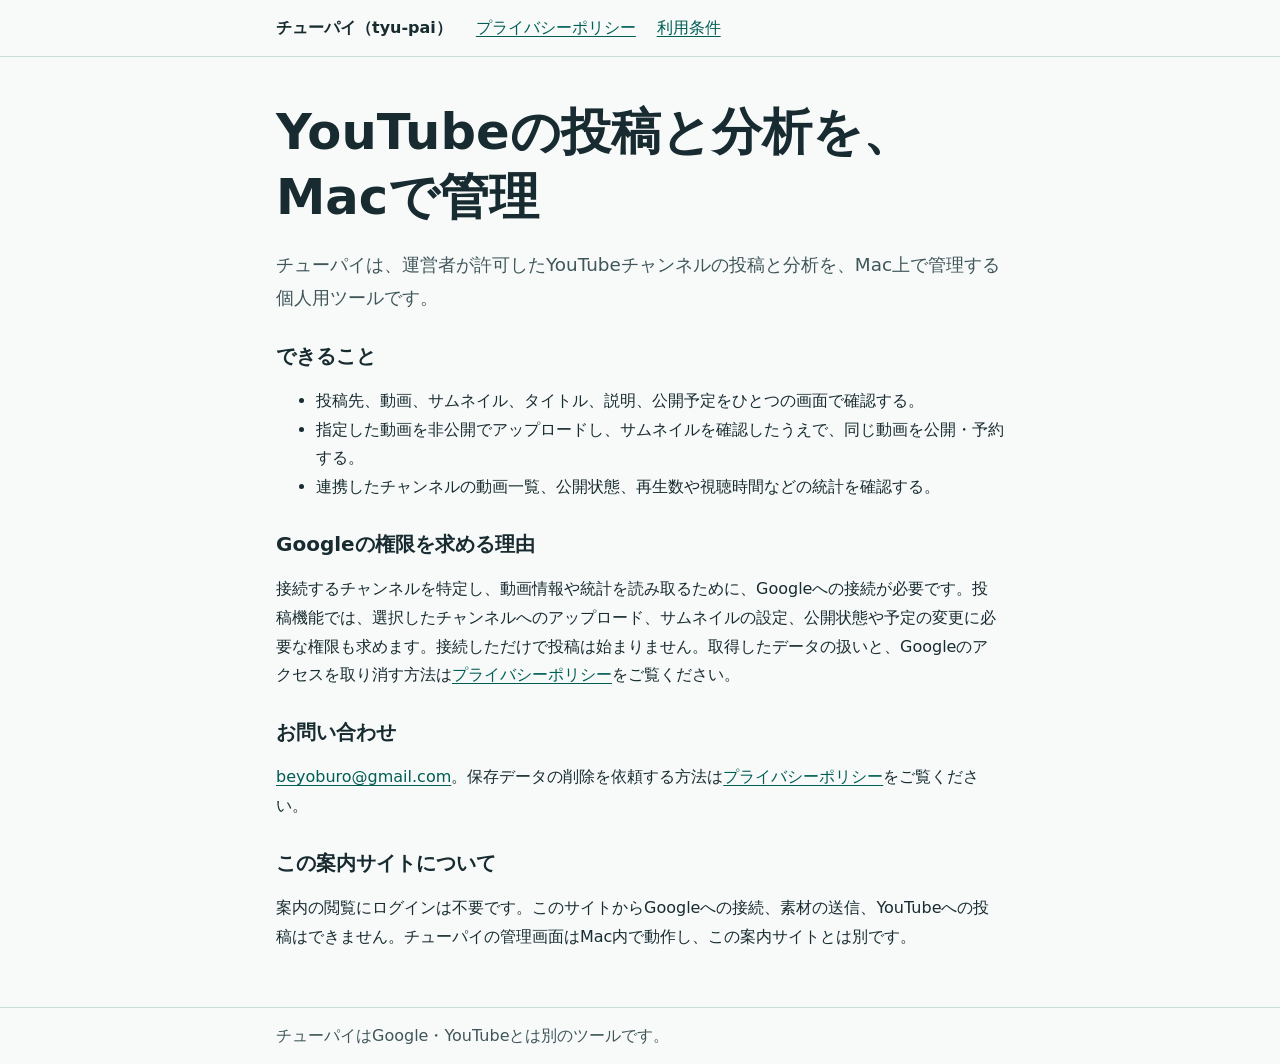
<file: index.html>
<!doctype html>
<html lang="ja">
<head>
<meta charset="utf-8">
<meta name="viewport" content="width=device-width, initial-scale=1">
<meta name="referrer" content="no-referrer">
<title>チューパイ（tyu-pai）｜YouTubeの投稿と分析管理</title>
<link rel="stylesheet" href="site.css">
</head>
<body>
<header><div class="wrap bar">
  <span class="brand">チューパイ（tyu-pai）</span>
  <nav aria-label="サイト案内"><a href="privacy.html">プライバシーポリシー</a><a href="terms.html">利用条件</a></nav>
</div></header>
<div class="wrap"><main>
  <h1>YouTubeの投稿と分析を、Macで管理</h1>
  <p class="lead">チューパイは、運営者が許可したYouTubeチャンネルの投稿と分析を、Mac上で管理する個人用ツールです。</p>
  <h2>できること</h2>
  <ul>
    <li>投稿先、動画、サムネイル、タイトル、説明、公開予定をひとつの画面で確認する。</li>
    <li>指定した動画を非公開でアップロードし、サムネイルを確認したうえで、同じ動画を公開・予約する。</li>
    <li>連携したチャンネルの動画一覧、公開状態、再生数や視聴時間などの統計を確認する。</li>
  </ul>
  <h2>Googleの権限を求める理由</h2>
  <p>接続するチャンネルを特定し、動画情報や統計を読み取るために、Googleへの接続が必要です。投稿機能では、選択したチャンネルへのアップロード、サムネイルの設定、公開状態や予定の変更に必要な権限も求めます。接続しただけで投稿は始まりません。取得したデータの扱いと、Googleのアクセスを取り消す方法は<a href="privacy.html">プライバシーポリシー</a>をご覧ください。</p>
  <h2>お問い合わせ</h2>
  <p><a href="mailto:beyoburo@gmail.com">beyoburo@gmail.com</a>。保存データの削除を依頼する方法は<a href="privacy.html">プライバシーポリシー</a>をご覧ください。</p>
  <h2>この案内サイトについて</h2>
  <p>案内の閲覧にログインは不要です。このサイトからGoogleへの接続、素材の送信、YouTubeへの投稿はできません。チューパイの管理画面はMac内で動作し、この案内サイトとは別です。</p>
</main></div>
<footer><div class="wrap">チューパイはGoogle・YouTubeとは別のツールです。</div></footer>
</body>
</html>
</file>
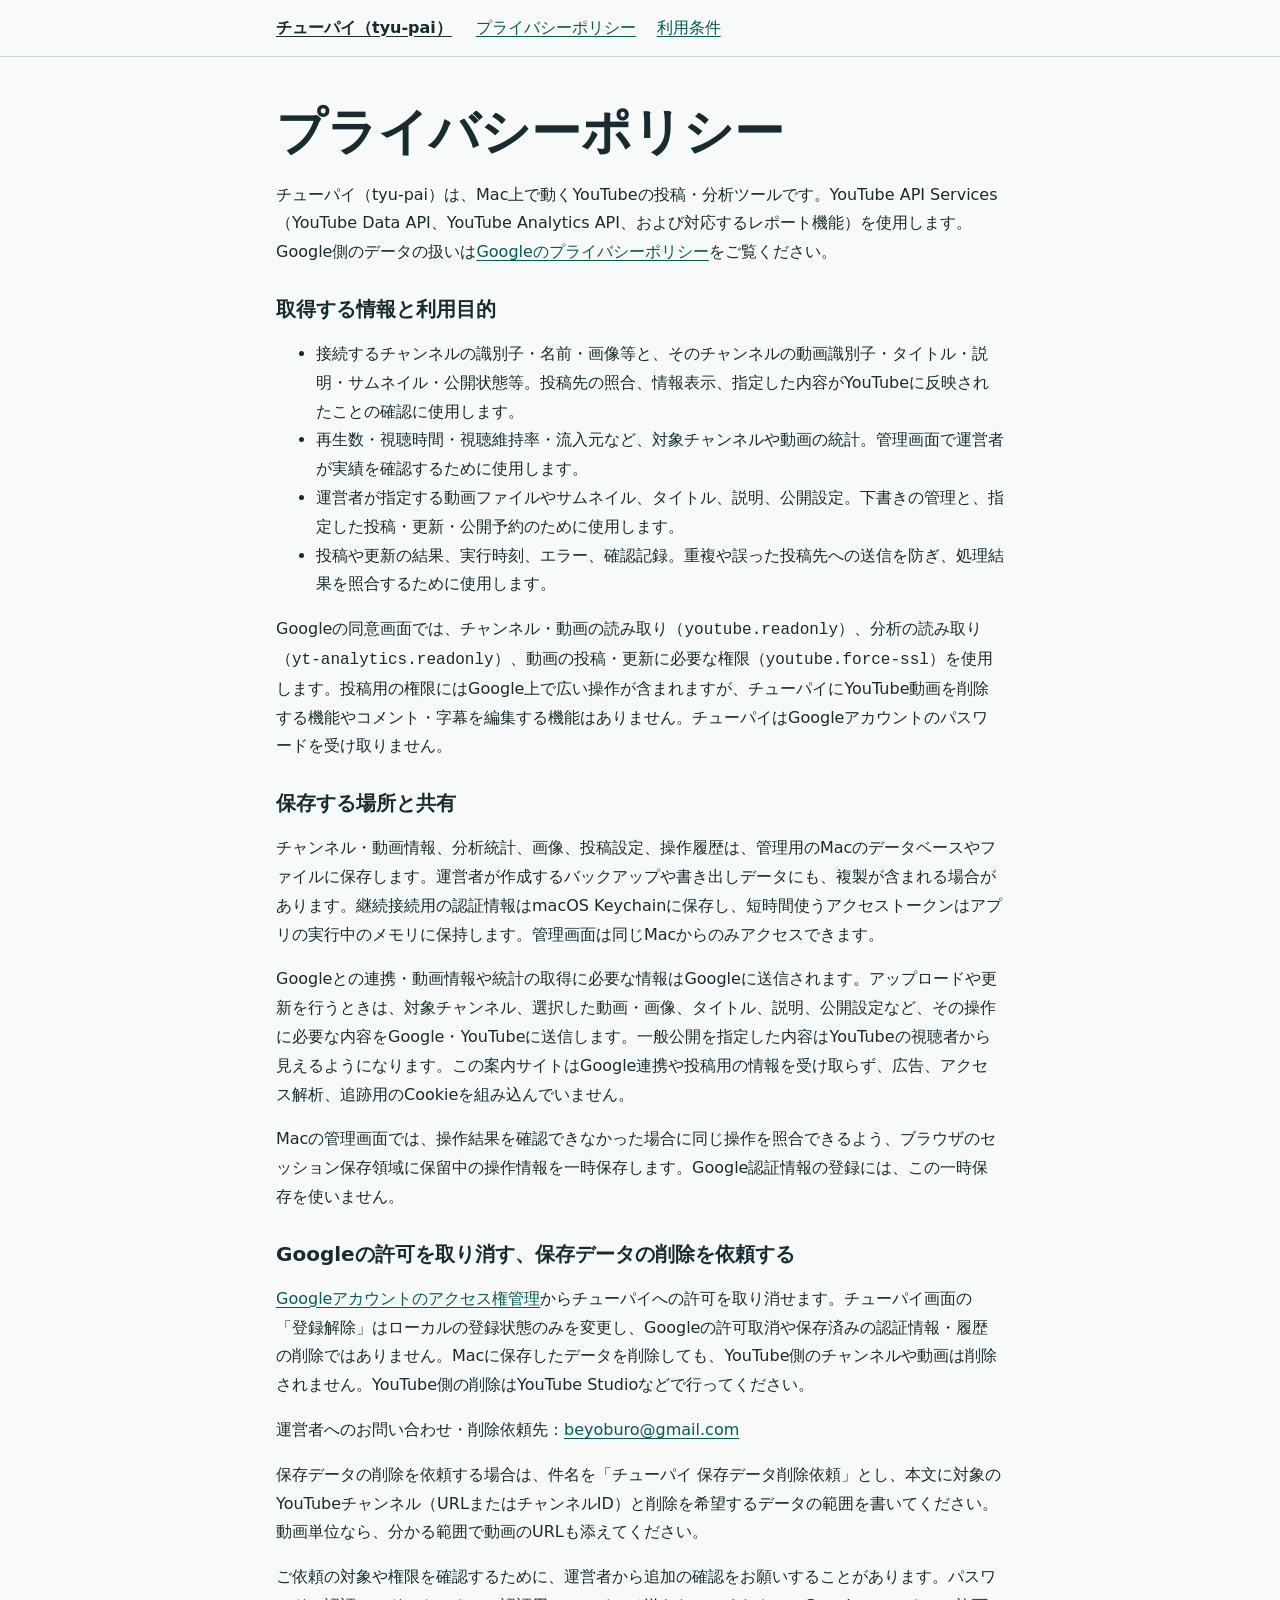
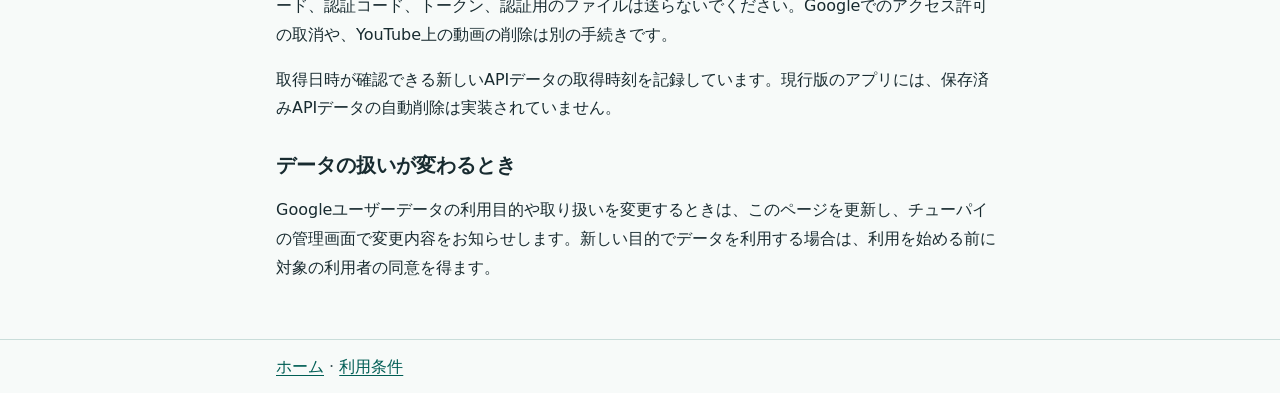
<file: privacy.html>
<!doctype html>
<html lang="ja">
<head>
<meta charset="utf-8">
<meta name="viewport" content="width=device-width, initial-scale=1">
<meta name="referrer" content="no-referrer">
<title>プライバシーポリシー｜チューパイ（tyu-pai）</title>
<link rel="stylesheet" href="site.css">
</head>
<body>
<header><div class="wrap bar">
  <a class="brand" href="index.html">チューパイ（tyu-pai）</a>
  <nav aria-label="サイト案内"><a href="privacy.html" aria-current="page">プライバシーポリシー</a><a href="terms.html">利用条件</a></nav>
</div></header>
<div class="wrap"><main>
  <h1>プライバシーポリシー</h1>
  <p>チューパイ（tyu-pai）は、Mac上で動くYouTubeの投稿・分析ツールです。YouTube API Services（YouTube Data API、YouTube Analytics API、および対応するレポート機能）を使用します。Google側のデータの扱いは<a href="https://policies.google.com/privacy">Googleのプライバシーポリシー</a>をご覧ください。</p>

  <h2>取得する情報と利用目的</h2>
  <ul>
    <li>接続するチャンネルの識別子・名前・画像等と、そのチャンネルの動画識別子・タイトル・説明・サムネイル・公開状態等。投稿先の照合、情報表示、指定した内容がYouTubeに反映されたことの確認に使用します。</li>
    <li>再生数・視聴時間・視聴維持率・流入元など、対象チャンネルや動画の統計。管理画面で運営者が実績を確認するために使用します。</li>
    <li>運営者が指定する動画ファイルやサムネイル、タイトル、説明、公開設定。下書きの管理と、指定した投稿・更新・公開予約のために使用します。</li>
    <li>投稿や更新の結果、実行時刻、エラー、確認記録。重複や誤った投稿先への送信を防ぎ、処理結果を照合するために使用します。</li>
  </ul>
  <p>Googleの同意画面では、チャンネル・動画の読み取り（<code>youtube.readonly</code>）、分析の読み取り（<code>yt-analytics.readonly</code>）、動画の投稿・更新に必要な権限（<code>youtube.force-ssl</code>）を使用します。投稿用の権限にはGoogle上で広い操作が含まれますが、チューパイにYouTube動画を削除する機能やコメント・字幕を編集する機能はありません。チューパイはGoogleアカウントのパスワードを受け取りません。</p>

  <h2>保存する場所と共有</h2>
  <p>チャンネル・動画情報、分析統計、画像、投稿設定、操作履歴は、管理用のMacのデータベースやファイルに保存します。運営者が作成するバックアップや書き出しデータにも、複製が含まれる場合があります。継続接続用の認証情報はmacOS Keychainに保存し、短時間使うアクセストークンはアプリの実行中のメモリに保持します。管理画面は同じMacからのみアクセスできます。</p>
  <p>Googleとの連携・動画情報や統計の取得に必要な情報はGoogleに送信されます。アップロードや更新を行うときは、対象チャンネル、選択した動画・画像、タイトル、説明、公開設定など、その操作に必要な内容をGoogle・YouTubeに送信します。一般公開を指定した内容はYouTubeの視聴者から見えるようになります。この案内サイトはGoogle連携や投稿用の情報を受け取らず、広告、アクセス解析、追跡用のCookieを組み込んでいません。</p>
  <p>Macの管理画面では、操作結果を確認できなかった場合に同じ操作を照合できるよう、ブラウザのセッション保存領域に保留中の操作情報を一時保存します。Google認証情報の登録には、この一時保存を使いません。</p>

  <h2>Googleの許可を取り消す、保存データの削除を依頼する</h2>
  <p><a href="https://security.google.com/settings/security/permissions">Googleアカウントのアクセス権管理</a>からチューパイへの許可を取り消せます。チューパイ画面の「登録解除」はローカルの登録状態のみを変更し、Googleの許可取消や保存済みの認証情報・履歴の削除ではありません。Macに保存したデータを削除しても、YouTube側のチャンネルや動画は削除されません。YouTube側の削除はYouTube Studioなどで行ってください。</p>
  <p>運営者へのお問い合わせ・削除依頼先：<a href="mailto:beyoburo@gmail.com">beyoburo@gmail.com</a></p>
  <p>保存データの削除を依頼する場合は、件名を「チューパイ 保存データ削除依頼」とし、本文に対象のYouTubeチャンネル（URLまたはチャンネルID）と削除を希望するデータの範囲を書いてください。動画単位なら、分かる範囲で動画のURLも添えてください。</p>
  <p>ご依頼の対象や権限を確認するために、運営者から追加の確認をお願いすることがあります。パスワード、認証コード、トークン、認証用のファイルは送らないでください。Googleでのアクセス許可の取消や、YouTube上の動画の削除は別の手続きです。</p>
  <p>取得日時が確認できる新しいAPIデータの取得時刻を記録しています。現行版のアプリには、保存済みAPIデータの自動削除は実装されていません。</p>

  <h2>データの扱いが変わるとき</h2>
  <p>Googleユーザーデータの利用目的や取り扱いを変更するときは、このページを更新し、チューパイの管理画面で変更内容をお知らせします。新しい目的でデータを利用する場合は、利用を始める前に対象の利用者の同意を得ます。</p>
</main></div>
<footer><div class="wrap"><a href="index.html">ホーム</a> · <a href="terms.html">利用条件</a></div></footer>
</body>
</html>
</file>
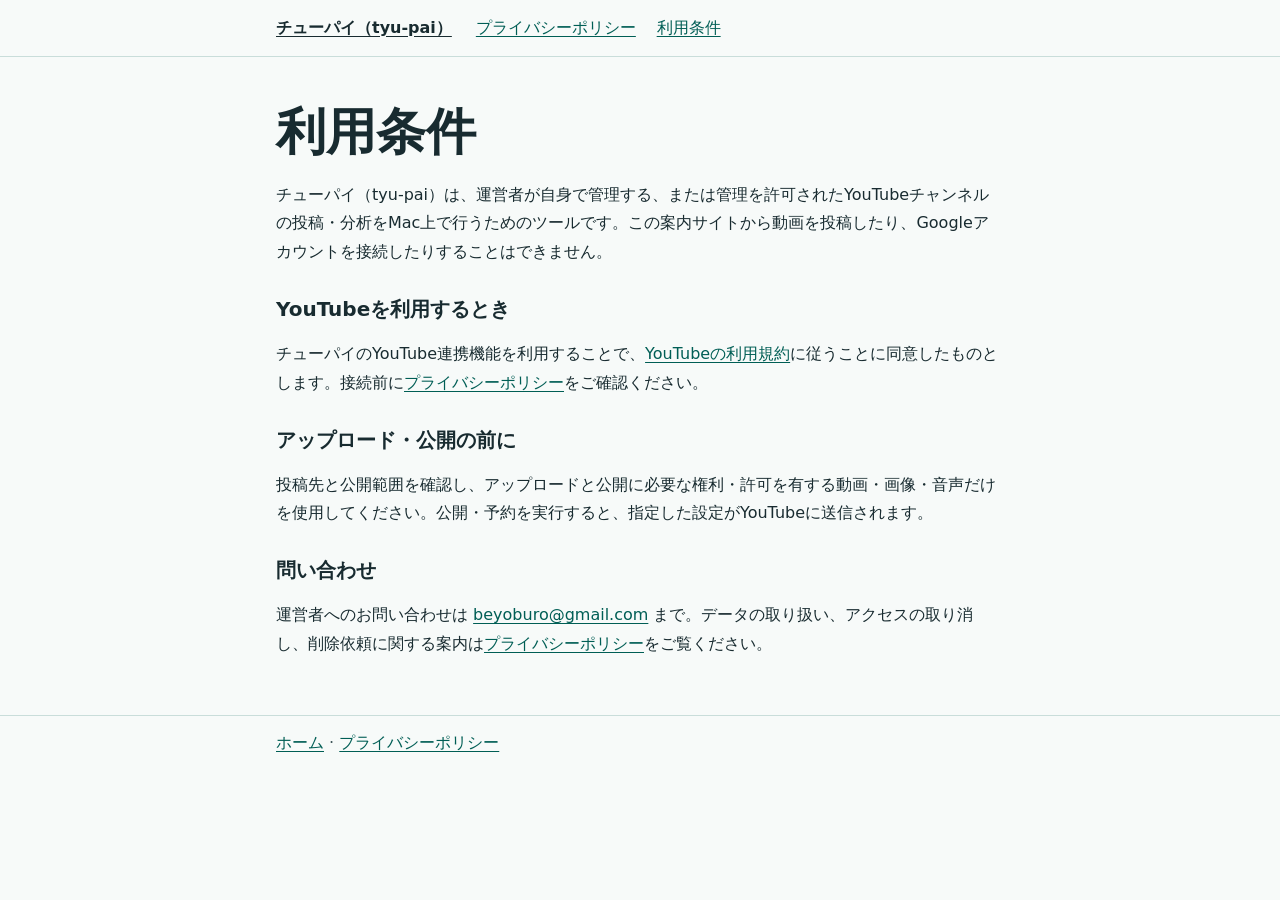
<file: terms.html>
<!doctype html>
<html lang="ja">
<head>
<meta charset="utf-8">
<meta name="viewport" content="width=device-width, initial-scale=1">
<meta name="referrer" content="no-referrer">
<title>利用条件｜チューパイ（tyu-pai）</title>
<link rel="stylesheet" href="site.css">
</head>
<body>
<header><div class="wrap bar">
  <a class="brand" href="index.html">チューパイ（tyu-pai）</a>
  <nav aria-label="サイト案内"><a href="privacy.html">プライバシーポリシー</a><a href="terms.html" aria-current="page">利用条件</a></nav>
</div></header>
<div class="wrap"><main>
  <h1>利用条件</h1>
  <p>チューパイ（tyu-pai）は、運営者が自身で管理する、または管理を許可されたYouTubeチャンネルの投稿・分析をMac上で行うためのツールです。この案内サイトから動画を投稿したり、Googleアカウントを接続したりすることはできません。</p>
  <h2>YouTubeを利用するとき</h2>
  <p>チューパイのYouTube連携機能を利用することで、<a href="https://www.youtube.com/t/terms">YouTubeの利用規約</a>に従うことに同意したものとします。接続前に<a href="privacy.html">プライバシーポリシー</a>をご確認ください。</p>
  <h2>アップロード・公開の前に</h2>
  <p>投稿先と公開範囲を確認し、アップロードと公開に必要な権利・許可を有する動画・画像・音声だけを使用してください。公開・予約を実行すると、指定した設定がYouTubeに送信されます。</p>
  <h2>問い合わせ</h2>
  <p>運営者へのお問い合わせは <a href="mailto:beyoburo@gmail.com">beyoburo@gmail.com</a> まで。データの取り扱い、アクセスの取り消し、削除依頼に関する案内は<a href="privacy.html">プライバシーポリシー</a>をご覧ください。</p>
</main></div>
<footer><div class="wrap"><a href="index.html">ホーム</a> · <a href="privacy.html">プライバシーポリシー</a></div></footer>
</body>
</html>
</file>
<file: site.css>
:root { color-scheme: light; --ink:#182b30; --muted:#40565a; --paper:#f7faf9; --line:#c9ddda; --accent:#005e55; }
* { box-sizing:border-box; }
body { margin:0; background:var(--paper); color:var(--ink); font-family:system-ui,-apple-system,"Hiragino Sans","Yu Gothic",sans-serif; font-size:1rem; line-height:1.8; overflow-wrap:anywhere; }
.wrap { max-width:48rem; margin:auto; padding:0 1.25rem; }
header, footer { border-bottom:1px solid var(--line); }
.bar { display:flex; align-items:center; flex-wrap:wrap; gap:.35rem 1.5rem; padding-block:.85rem; }
nav { display:flex; flex-wrap:wrap; gap:.5rem 1.3rem; }
.brand { font-weight:750; color:var(--ink); }
a { color:var(--accent); text-underline-offset:.18em; }
a:focus-visible { outline:3px solid var(--accent); outline-offset:4px; }
main { padding-block:1.6rem 2.5rem; }
h1 { font-size:clamp(1.9rem,6vw,3.1rem); line-height:1.3; margin:1.1rem 0 .65rem; }
h2 { font-size:1.25rem; line-height:1.45; margin:1.75rem 0 .45rem; }
.lead { font-size:1.15rem; color:var(--muted); }
footer { border-top:1px solid var(--line); border-bottom:0; color:var(--muted); padding-block:.85rem; }
</file>
